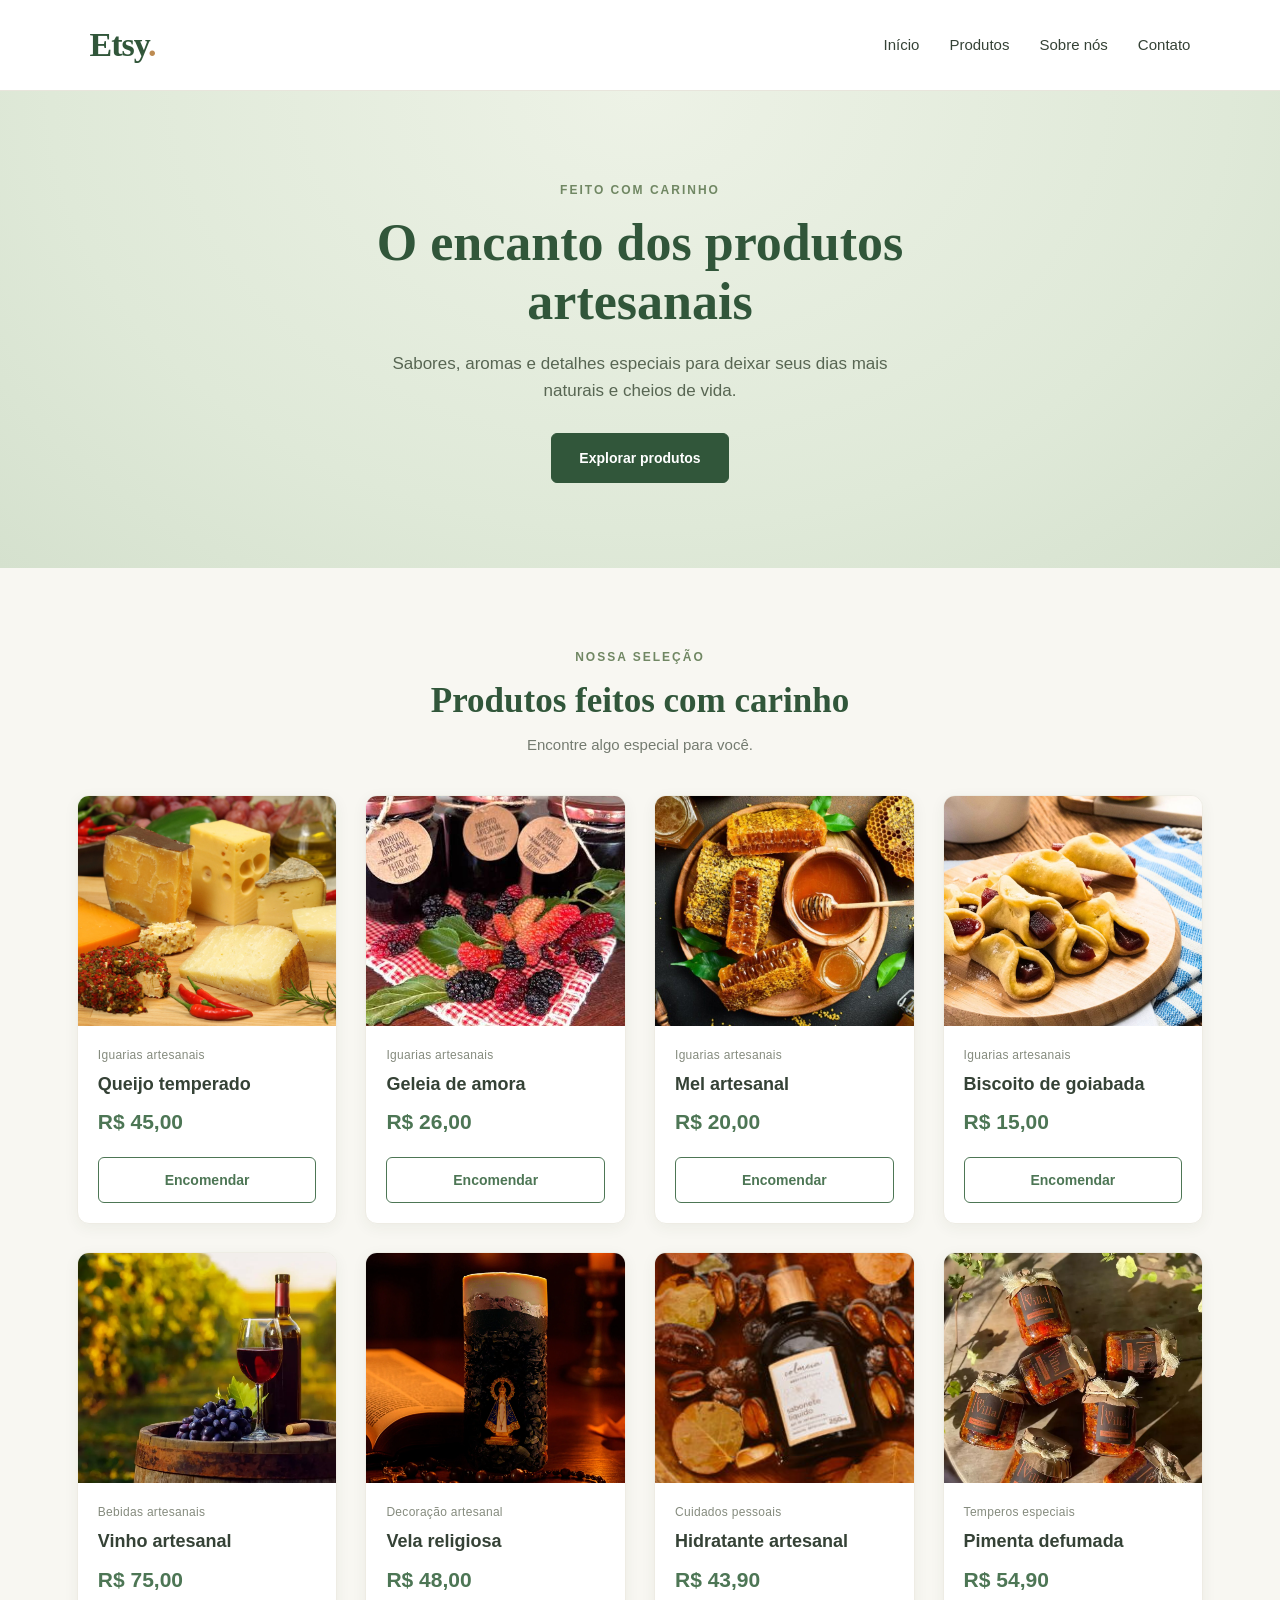
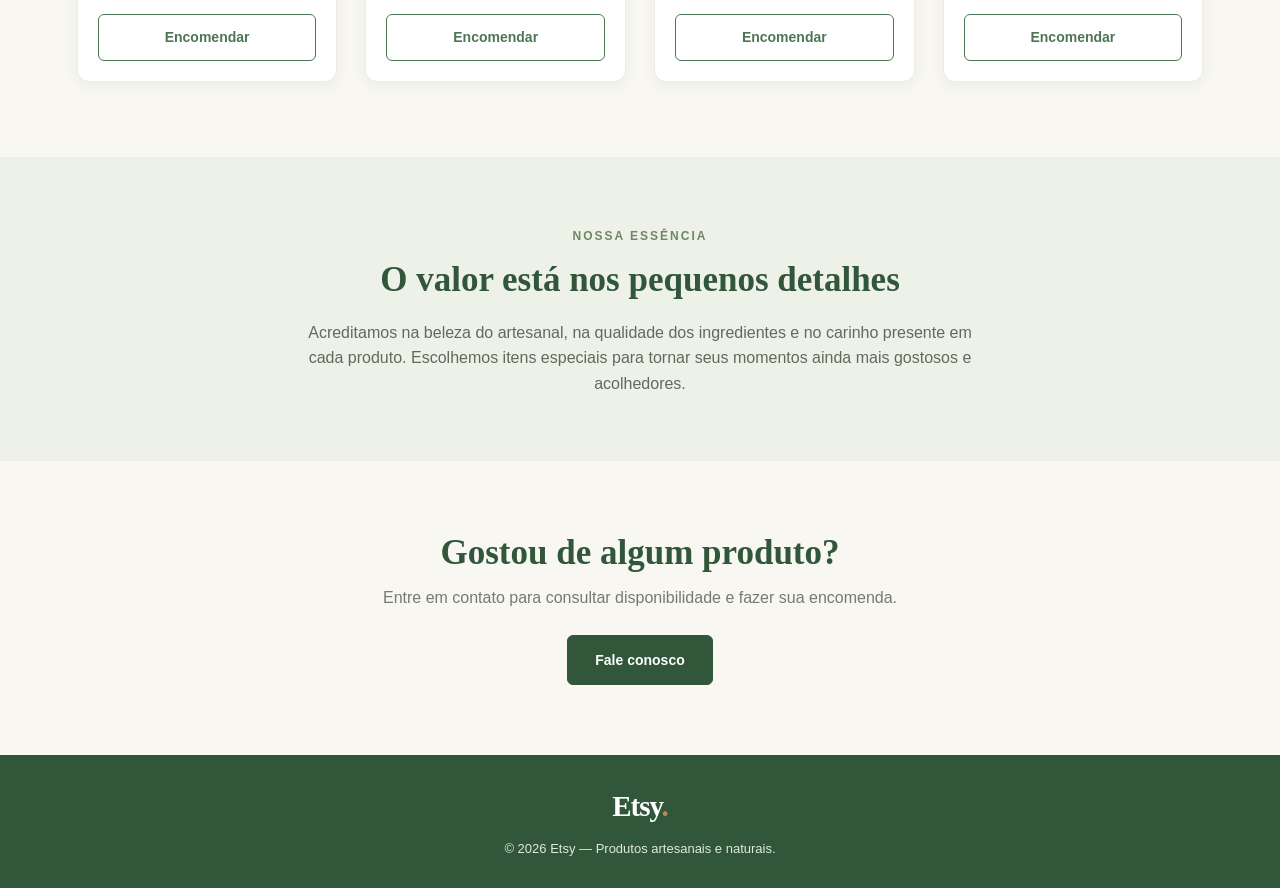
<file: index.html>
<!DOCTYPE html>
<html lang="pt-BR">

<head>
    <meta charset="UTF-8">
    <meta name="viewport" content="width=device-width, initial-scale=1.0">

    <title>Etsy | Produtos Artesanais</title>
    <meta name="description" content="Descubra produtos artesanais, naturais e feitos com carinho.">

    <link rel="stylesheet" href="style.css">
</head>

<body>

    <header class="cabecalho" id="inicio">
        <a href="#inicio" class="logo">Etsy<span>.</span></a>

        <nav class="menu">
            <a href="#inicio">Início</a>
            <a href="#produtos">Produtos</a>
            <a href="#sobre">Sobre nós</a>
            <a href="#contato">Contato</a>
        </nav>
    </header>

    <main>

        <section class="banner">
            <div class="banner-conteudo">
                <span class="subtitulo">FEITO COM CARINHO</span>

                <h1>O encanto dos produtos artesanais</h1>

                <p>
                    Sabores, aromas e detalhes especiais para
                    deixar seus dias mais naturais e cheios de vida.
                </p>

                <a href="#produtos" class="botao">Explorar produtos</a>
            </div>
        </section>

        <section class="produtos" id="produtos">

            <div class="secao-titulo">
                <span class="subtitulo">NOSSA SELEÇÃO</span>
                <h2>Produtos feitos com carinho</h2>
                <p>Encontre algo especial para você.</p>
            </div>

            <div class="lista-produtos">

                <article class="produto">
                    <img src="queijo.jpg" alt="Queijo temperado artesanal">
                    <div class="produto-info">
                        <span class="categoria">Iguarias artesanais</span>
                        <h3>Queijo temperado</h3>
                        <p class="preco">R$ 45,00</p>
                        <a class="botao-card"
                          href="encomenda.html?produto=Queijo%20temperado&preco=45.00">
                          Encomendar
                        </a>
                    </div>
                </article>

                <article class="produto">
                    <img src="geleia.png" alt="Geleia artesanal de amora">
                    <div class="produto-info">
                        <span class="categoria">Iguarias artesanais</span>
                        <h3>Geleia de amora</h3>
                        <p class="preco">R$ 26,00</p>
                        <a class="botao-card"
                          href="encomenda.html?produto=Geleia%20de%20amora&preco=26.00">
                          Encomendar
                        </a>
                    </div>
                </article>

                <article class="produto">
                    <img src="mel.jpg" alt="Pote de mel artesanal">
                    <div class="produto-info">
                        <span class="categoria">Iguarias artesanais</span>
                        <h3>Mel artesanal</h3>
                        <p class="preco">R$ 20,00</p>
                        <a class="botao-card"
                          href="encomenda.html?produto=Mel%20artesanal&preco=20.00">
                          Encomendar
                        </a>
                    </div>
                </article>

                <article class="produto">
                    <img src="biscoito.jpg" alt="Biscoitos artesanais de goiabada">
                    <div class="produto-info">
                        <span class="categoria">Iguarias artesanais</span>
                        <h3>Biscoito de goiabada</h3>
                        <p class="preco">R$ 15,00</p>
                        <a class="botao-card"
                          href="encomenda.html?produto=Biscoito%20de%20goiabada&preco=15.00">
                          Encomendar
                        </a>
                    </div>
                </article>

                <article class="produto">
                    <img src="vinho.jpg" alt="Garrafa de vinho artesanal">
                    <div class="produto-info">
                        <span class="categoria">Bebidas artesanais</span>
                        <h3>Vinho artesanal</h3>
                        <p class="preco">R$ 75,00</p>
                        <a class="botao-card"
                          href="encomenda.html?produto=Vinho%20artesanal&preco=75.00">
                          Encomendar
                        </a>
                    </div>
                </article>

                <article class="produto">
                    <img src="vela.jpg" alt="Vela artesanal religiosa">
                    <div class="produto-info">
                        <span class="categoria">Decoração artesanal</span>
                        <h3>Vela religiosa</h3>
                        <p class="preco">R$ 48,00</p>
                        <a class="botao-card"
                          href="encomenda.html?produto=Vela%20religiosa&preco=48.00">
                          Encomendar
                        </a>
                    </div>
                </article>

                <article class="produto">
                    <img src="creme.jpg" alt="Creme hidratante artesanal">
                    <div class="produto-info">
                        <span class="categoria">Cuidados pessoais</span>
                        <h3>Hidratante artesanal</h3>
                        <p class="preco">R$ 43,90</p>
                        <a class="botao-card"
                          href="encomenda.html?produto=Hidratante%20artesanal&preco=43.90">
                          Encomendar
                        </a>
                    </div>
                </article>

                <article class="produto">
                    <img src="pimenta.jpg" alt="Pimenta artesanal defumada">
                    <div class="produto-info">
                        <span class="categoria">Temperos especiais</span>
                        <h3>Pimenta defumada</h3>
                        <p class="preco">R$ 54,90</p>
                        <a class="botao-card"
                          href="encomenda.html?produto=Pimenta%20defumada&preco=54.90">
                          Encomendar
                        </a>
                    </div>
                </article>

            </div>
        </section>

        <section class="sobre" id="sobre">
            <span class="subtitulo">NOSSA ESSÊNCIA</span>
            <h2>O valor está nos pequenos detalhes</h2>
            <p>
                Acreditamos na beleza do artesanal, na qualidade dos
                ingredientes e no carinho presente em cada produto.
                Escolhemos itens especiais para tornar seus momentos
                ainda mais gostosos e acolhedores.
            </p>
        </section>

        <section class="contato" id="contato">
            <h2>Gostou de algum produto?</h2>
            <p>Entre em contato para consultar disponibilidade e fazer sua encomenda.</p>
            <a href="etsynaturais@gmail.com" class="botao">Fale conosco</a>
        </section>

    </main>

    <footer>
        <a href="#inicio" class="logo logo-footer">Etsy<span>.</span></a>
        <p>© 2026 Etsy — Produtos artesanais e naturais.</p>
    </footer>

</body>
</html>
</file>
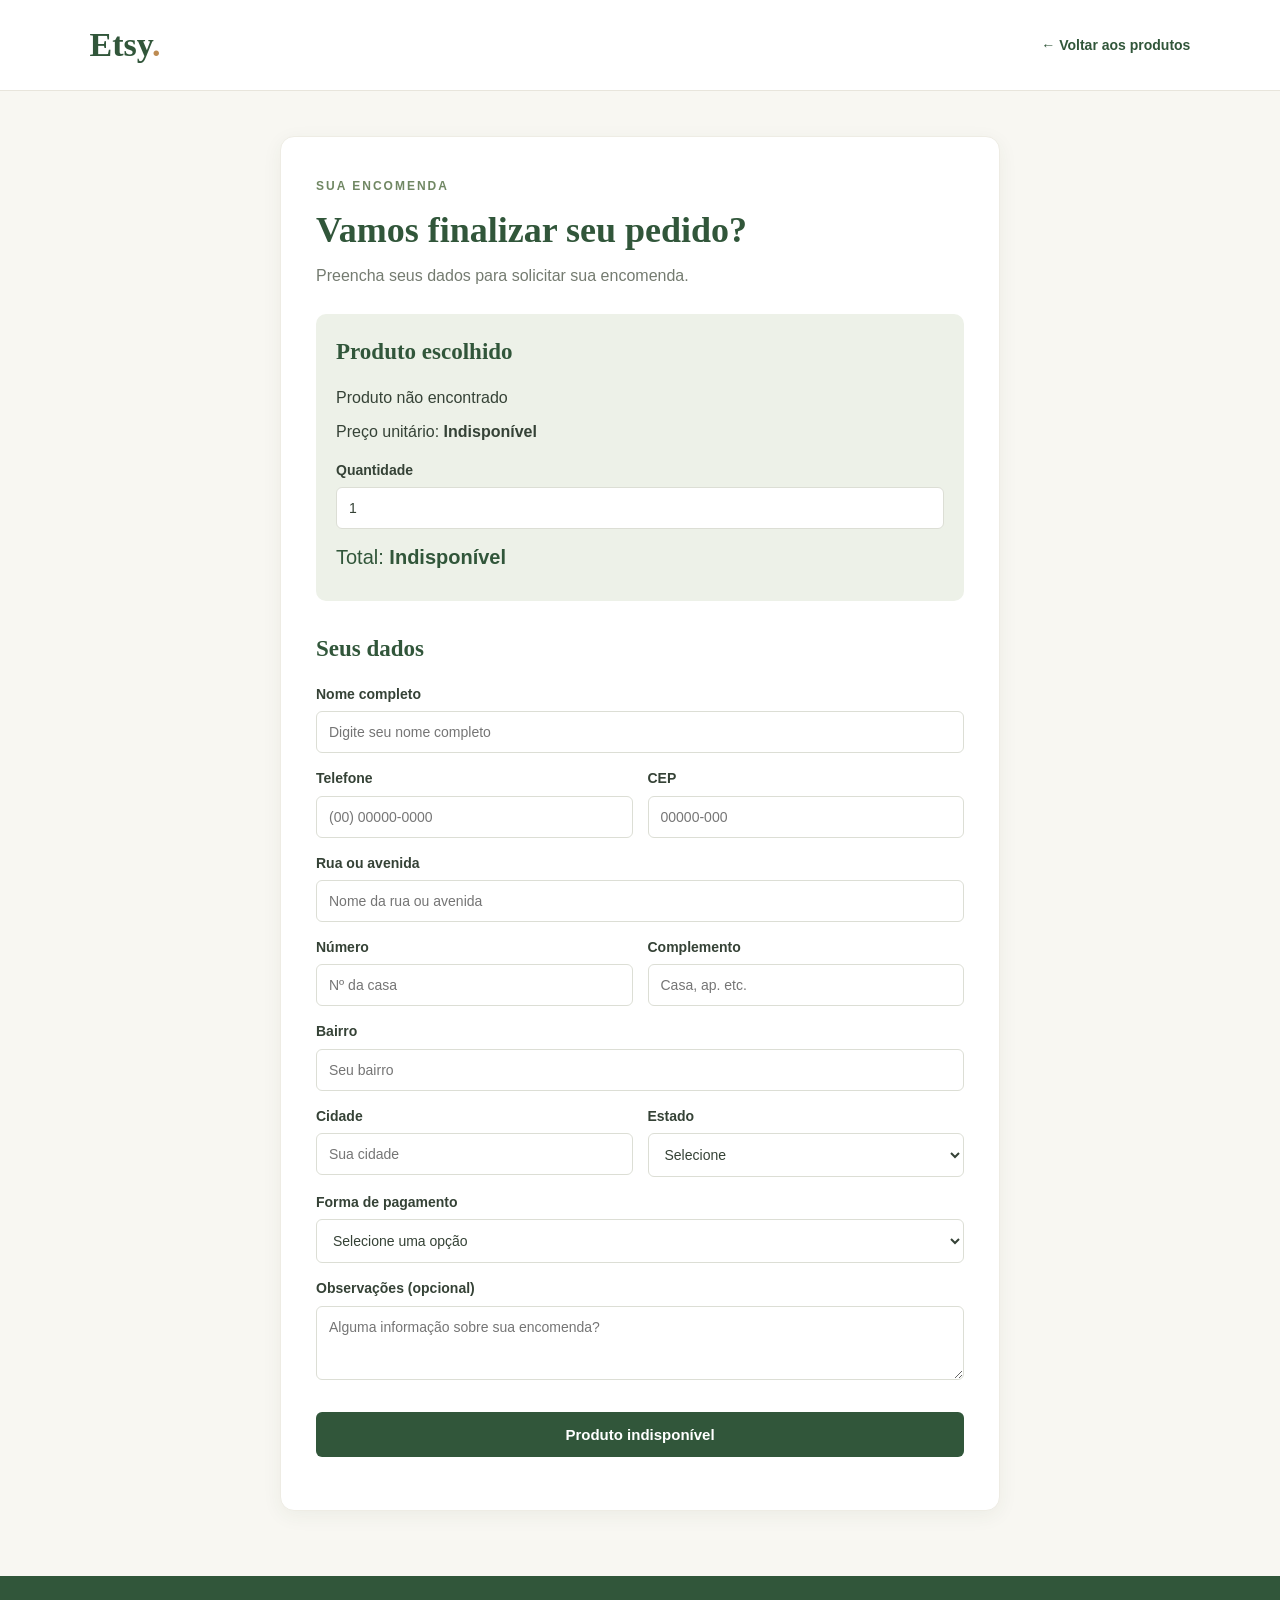
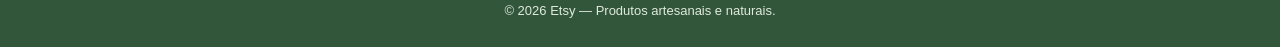
<file: encomenda.html>
<!DOCTYPE html>
<html lang="pt-BR">
<head>
    <meta charset="UTF-8">
    <meta name="viewport" content="width=device-width, initial-scale=1.0">

    <title>Finalizar encomenda | Etsy</title>
    <link rel="stylesheet" href="encomenda.css">
    <script src="script.js" defer></script>
</head>

<body>
    <header class="cabecalho">
        <a href="index.html" class="logo">Etsy<span>.</span></a>
        <a href="index.html" class="voltar">← Voltar aos produtos</a>
    </header>

    <main class="container">
        <section class="formulario">
            <span class="subtitulo">SUA ENCOMENDA</span>
            <h1>Vamos finalizar seu pedido?</h1>
            <p class="descricao">
                Preencha seus dados para solicitar sua encomenda.
            </p>

            <div class="resumo">
                <h2>Produto escolhido</h2>
                <p id="nomeProduto">Carregando produto...</p>
                <p>Preço unitário: <strong id="precoProduto"></strong></p>

                <label for="quantidade">Quantidade</label>
                <input type="number" id="quantidade"
                       min="1" max="99" value="1" required>

                <p class="total">
                    Total: <strong id="valorTotal"></strong>
                </p>
            </div>

            <form id="formEncomenda">
                <h2>Seus dados</h2>

                <label for="nome">Nome completo</label>
                <input type="text" id="nome" name="nome"
                       placeholder="Digite seu nome completo" required>

                <div class="duas-colunas">
                    <div>
                        <label for="telefone">Telefone</label>
                        <input type="tel" id="telefone" name="telefone"
                               placeholder="(00) 00000-0000" required>
                    </div>

                    <div>
                        <label for="cep">CEP</label>
                        <input type="text" id="cep" name="cep"
                               placeholder="00000-000" required>
                    </div>
                </div>

                <label for="rua">Rua ou avenida</label>
                <input type="text" id="rua" name="rua"
                       placeholder="Nome da rua ou avenida" required>

                <div class="duas-colunas">
                    <div>
                        <label for="numero">Número</label>
                        <input type="text" id="numero" name="numero"
                               placeholder="Nº da casa" required>
                    </div>

                    <div>
                        <label for="complemento">Complemento</label>
                        <input type="text" id="complemento" name="complemento"
                               placeholder="Casa, ap. etc.">
                    </div>
                </div>

                <label for="bairro">Bairro</label>
                <input type="text" id="bairro" name="bairro"
                       placeholder="Seu bairro" required>

                <div class="duas-colunas">
                    <div>
                        <label for="cidade">Cidade</label>
                        <input type="text" id="cidade" name="cidade"
                               placeholder="Sua cidade" required>
                    </div>

                    <div>
                        <label for="estado">Estado</label>
                        <select id="estado" name="estado" required>
                            <option value="">Selecione</option>
                            <option value="GO">Goiás</option>
                            <option value="DF">Distrito Federal</option>
                            <option value="MG">Minas Gerais</option>
                            <option value="SP">São Paulo</option>
                            <option value="RJ">Rio de Janeiro</option>
                            <option value="BA">Bahia</option>
                            <option value="TO">Tocantins</option>
                            <option value="MT">Mato Grosso</option>
                            <option value="MS">Mato Grosso do Sul</option>
                            <option value="PR">Paraná</option>
                            <option value="SC">Santa Catarina</option>
                            <option value="RS">Rio Grande do Sul</option>
                            <option value="ES">Espírito Santo</option>
                            <option value="AM">Amazonas</option>
                            <option value="PA">Pará</option>
                            <option value="AC">Acre</option>
                            <option value="AP">Amapá</option>
                            <option value="RO">Rondônia</option>
                            <option value="RR">Roraima</option>
                            <option value="AL">Alagoas</option>
                            <option value="CE">Ceará</option>
                            <option value="MA">Maranhão</option>
                            <option value="PB">Paraíba</option>
                            <option value="PE">Pernambuco</option>
                            <option value="PI">Piauí</option>
                            <option value="RN">Rio Grande do Norte</option>
                            <option value="SE">Sergipe</option>
                        </select>
                    </div>
                </div>

                <label for="pagamento">Forma de pagamento</label>
                <select id="pagamento" name="pagamento" required>
                    <option value="">Selecione uma opção</option>
                    <option value="Pix">Pix</option>
                    <option value="Cartão">Cartão</option>
                    <option value="Dinheiro">Dinheiro</option>
                </select>

                <label for="observacoes">Observações (opcional)</label>
                <textarea id="observacoes" name="observacoes"
                          placeholder="Alguma informação sobre sua encomenda?"
                          rows="3"></textarea>

                <button type="submit" class="botao">
                    Confirmar encomenda
                </button>

                <p id="mensagem" role="status" aria-live="polite"></p>
            </form>
        </section>
    </main>

    <footer>
        <p>© 2026 Etsy — Produtos artesanais e naturais.</p>
    </footer>
</body>
</html>
</file>
<file: style.css>
* {
    margin: 0;
    padding: 0;
    box-sizing: border-box;
}

html {
    scroll-behavior: smooth;
    scroll-padding-top: 90px;
}

body {
    font-family: Arial, Helvetica, sans-serif;
    background-color: #f8f7f2;
    color: #354236;
    line-height: 1.6;
}

a {
    color: inherit;
    text-decoration: none;
}

img {
    display: block;
    max-width: 100%;
}

.cabecalho {
    width: 100%;
    min-height: 82px;
    padding: 18px 7%;
    display: flex;
    justify-content: space-between;
    align-items: center;
    gap: 25px;
    background-color: #ffffff;
    border-bottom: 1px solid #e8e5dc;
}

.logo {
    font-family: Georgia, "Times New Roman", serif;
    font-size: 34px;
    font-weight: bold;
    color: #31563a;
    letter-spacing: -1px;
}

.logo span {
    color: #bd8b52;
}

.menu {
    display: flex;
    align-items: center;
    justify-content: center;
    flex-wrap: wrap;
    gap: 30px;
}

.menu a {
    font-size: 15px;
    font-weight: 500;
    color: #354236;
    transition: color 0.2s ease;
}

.menu a:hover {
    color: #75946d;
}

.banner {
    min-height: 390px;
    padding: 85px 20px;
    display: flex;
    align-items: center;
    justify-content: center;
    text-align: center;
    background:
        radial-gradient(ellipse at top, #edf2e6 0%, #dfe9d8 65%, #d5e1ce 100%);
}

.banner-conteudo {
    max-width: 760px;
}

.subtitulo {
    display: inline-block;
    margin-bottom: 12px;
    color: #708763;
    font-size: 12px;
    font-weight: bold;
    letter-spacing: 2px;
}

.banner h1 {
    margin-bottom: 18px;
    color: #31563a;
    font-family: Georgia, "Times New Roman", serif;
    font-size: clamp(34px, 5vw, 52px);
    font-weight: 600;
    line-height: 1.15;
}

.banner p {
    max-width: 560px;
    margin: 0 auto 28px;
    color: #586653;
    font-size: 17px;
}

.botao {
    display: inline-block;
    padding: 13px 27px;
    border: 1px solid #31563a;
    border-radius: 6px;
    background-color: #31563a;
    color: #ffffff;
    font-size: 14px;
    font-weight: bold;
    text-align: center;
    transition:
        background-color 0.2s ease,
        transform 0.2s ease;
}

.botao:hover {
    background-color: #24442c;
    transform: translateY(-2px);
}

.produtos {
    max-width: 1440px;
    margin: 0 auto;
    padding: 75px 6%;
}

.secao-titulo {
    margin-bottom: 38px;
    text-align: center;
}

.secao-titulo h2,
.sobre h2,
.contato h2 {
    margin-bottom: 10px;
    color: #31563a;
    font-family: Georgia, "Times New Roman", serif;
    font-size: clamp(27px, 3vw, 35px);
    line-height: 1.25;
}

.secao-titulo p {
    color: #747b70;
    font-size: 15px;
}

.lista-produtos {
    display: grid;
    grid-template-columns: repeat(4, minmax(0, 1fr));
    gap: 28px;
    width: 100%;
    align-items: stretch;
}

.produto {
    min-width: 0;
    display: flex;
    flex-direction: column;
    overflow: hidden;
    border: 1px solid #eeece4;
    border-radius: 12px;
    background-color: #ffffff;
    box-shadow: 0 4px 15px rgba(45, 62, 42, 0.06);
    transition:
        transform 0.25s ease,
        box-shadow 0.25s ease;
}

.produto:hover {
    transform: translateY(-5px);
    box-shadow: 0 10px 25px rgba(45, 62, 42, 0.12);
}

.produto img {
    width: 100%;
    height: 230px;
    object-fit: cover;
    object-position: center;
    background-color: #eeece4;
    transition: transform 0.35s ease;
}

.produto:hover img {
    transform: scale(1.03);
}

.produto-info {
    display: flex;
    flex-direction: column;
    align-items: flex-start;
    flex: 1;
    padding: 20px;
}

.categoria {
    margin-bottom: 7px;
    color: #858b7e;
    font-size: 12px;
    letter-spacing: 0.3px;
}

.produto h3 {
    margin-bottom: 8px;
    color: #354236;
    font-size: 18px;
    font-weight: 600;
    line-height: 1.4;
}

.preco {
    margin-bottom: 18px;
    color: #4d7655;
    font-size: 21px;
    font-weight: bold;
}

.botao-card {
    display: block;
    width: 100%;
    margin-top: auto;
    padding: 11px 14px;
    border: 1px solid #4d7655;
    border-radius: 6px;
    color: #4d7655;
    font-size: 14px;
    font-weight: bold;
    text-align: center;
    transition: all 0.2s ease;
}

.botao-card:hover {
    background-color: #4d7655;
    color: #ffffff;
}

.sobre {
    padding: 65px 20px;
    background-color: #edf1e8;
    text-align: center;
}

.sobre h2 {
    max-width: 650px;
    margin: 0 auto 18px;
}

.sobre p {
    max-width: 680px;
    margin: 0 auto;
    color: #606b5b;
    font-size: 16px;
}

.contato {
    padding: 70px 20px;
    text-align: center;
}

.contato p {
    margin-bottom: 24px;
    color: #747b70;
}

.contato small {
    display: block;
    margin-top: 14px;
    color: #858b7e;
    font-size: 12px;
}

footer {
    display: flex;
    flex-direction: column;
    align-items: center;
    gap: 10px;
    padding: 28px 20px;
    background-color: #31563a;
    color: #ffffff;
    text-align: center;
}

.logo-footer {
    color: #ffffff;
    font-size: 29px;
}

footer p {
    font-size: 13px;
    color: #e1e9dd;
}

@media (max-width: 1050px) {
    .produtos {
        padding: 60px 5%;
    }

    .lista-produtos {
        grid-template-columns: repeat(3, minmax(0, 1fr));
        gap: 22px;
    }

    .produto img {
        height: 220px;
    }

    .produto-info {
        padding: 17px;
    }
}

@media (max-width: 700px) {
    .cabecalho {
        flex-direction: column;
        padding: 18px 20px;
        gap: 12px;
    }

    .logo {
        font-size: 31px;
    }

    .menu {
        gap: 12px 20px;
    }

    .menu a {
        font-size: 14px;
    }

    .banner {
        min-height: 340px;
        padding: 65px 22px;
    }

    .banner p {
        font-size: 15px;
    }

    .produtos {
        padding: 48px 20px;
    }

    .secao-titulo {
        margin-bottom: 28px;
    }

    .lista-produtos {
        grid-template-columns: repeat(2, minmax(0, 1fr));
        gap: 16px;
    }

    .produto img {
        height: 180px;
    }

    .produto-info {
        padding: 13px;
    }

    .produto h3 {
        font-size: 16px;
    }

    .categoria {
        font-size: 11px;
    }

    .preco {
        margin-bottom: 14px;
        font-size: 18px;
    }

    .botao-card {
        padding: 10px 6px;
        font-size: 12px;
    }

    .sobre,
    .contato {
        padding: 48px 22px;
    }
}

@media (max-width: 380px) {
    .lista-produtos {
        grid-template-columns: 1fr;
        gap: 20px;
    }

    .produto img {
        height: 240px;
    }

    .produto-info {
        padding: 18px;
    }

    .produto h3 {
        font-size: 18px;
    }

    .botao-card {
        font-size: 14px;
    }

    .menu {
        gap: 10px 15px;
    }
}

@media (prefers-reduced-motion: reduce) {
    html {
        scroll-behavior: auto;
    }

    *,
    *::before,
    *::after {
        transition-duration: 0.01ms !important;
        animation-duration: 0.01ms !important;
    }
}
</file>
<file: encomenda.css>
* {
    margin: 0;
    padding: 0;
    box-sizing: border-box;
}

body {
    font-family: Arial, Helvetica, sans-serif;
    background-color: #f8f7f2;
    color: #354236;
    line-height: 1.6;
}

a {
    color: inherit;
    text-decoration: none;
}

.cabecalho {
    min-height: 82px;
    padding: 18px 7%;
    display: flex;
    justify-content: space-between;
    align-items: center;
    gap: 20px;
    background-color: #fff;
    border-bottom: 1px solid #e8e5dc;
}

.logo {
    font-family: Georgia, "Times New Roman", serif;
    font-size: 34px;
    font-weight: bold;
    color: #31563a;
}

.logo span {
    color: #bd8b52;
}

.voltar {
    color: #31563a;
    font-size: 14px;
    font-weight: bold;
}

.container {
    padding: 45px 20px 65px;
}

.formulario {
    width: 100%;
    max-width: 720px;
    margin: 0 auto;
    padding: 35px;
    background-color: #fff;
    border: 1px solid #eeece4;
    border-radius: 14px;
    box-shadow: 0 5px 20px rgba(45, 62, 42, 0.06);
}

.subtitulo {
    color: #708763;
    font-size: 12px;
    font-weight: bold;
    letter-spacing: 2px;
}

h1, h2 {
    font-family: Georgia, "Times New Roman", serif;
    color: #31563a;
}

h1 {
    margin: 10px 0;
    font-size: clamp(27px, 4vw, 36px);
    line-height: 1.25;
}

.descricao {
    margin-bottom: 25px;
    color: #747b70;
}

.resumo {
    margin-bottom: 30px;
    padding: 20px;
    border-radius: 10px;
    background-color: #edf1e8;
}

.resumo h2, form h2 {
    margin-bottom: 15px;
    font-size: 23px;
}

.resumo p {
    margin-bottom: 8px;
}

.total {
    margin-top: 12px;
    color: #31563a;
    font-size: 20px;
}

label {
    display: block;
    margin: 14px 0 6px;
    font-size: 14px;
    font-weight: bold;
}

input, select, textarea {
    width: 100%;
    min-width: 0;
    padding: 12px;
    border: 1px solid #dcded5;
    border-radius: 6px;
    background-color: #fff;
    color: #354236;
    font-family: Arial, Helvetica, sans-serif;
    font-size: 14px;
}

input:focus, select:focus, textarea:focus {
    outline: 2px solid #9caf91;
    border-color: #4d7655;
}

textarea {
    resize: vertical;
}

.duas-colunas {
    display: grid;
    grid-template-columns: repeat(2, minmax(0, 1fr));
    gap: 15px;
}

.botao {
    width: 100%;
    margin-top: 25px;
    padding: 14px;
    border: none;
    border-radius: 6px;
    background-color: #31563a;
    color: #fff;
    font-size: 15px;
    font-weight: bold;
    cursor: pointer;
    transition: background-color 0.2s ease;
}

.botao:hover {
    background-color: #24442c;
}

#mensagem {
    margin-top: 18px;
    color: #31563a;
    font-weight: bold;
    text-align: center;
}

footer {
    padding: 25px 15px;
    background-color: #31563a;
    color: #e1e9dd;
    text-align: center;
    font-size: 13px;
}

@media (max-width: 600px) {
    .cabecalho {
        padding: 16px 20px;
    }

    .logo {
        font-size: 29px;
    }

    .voltar {
        font-size: 12px;
    }

    .container {
        padding: 25px 12px 40px;
    }

    .formulario {
        padding: 22px 17px;
    }

    .duas-colunas {
        grid-template-columns: 1fr;
        gap: 0;
    }
}
</file>
